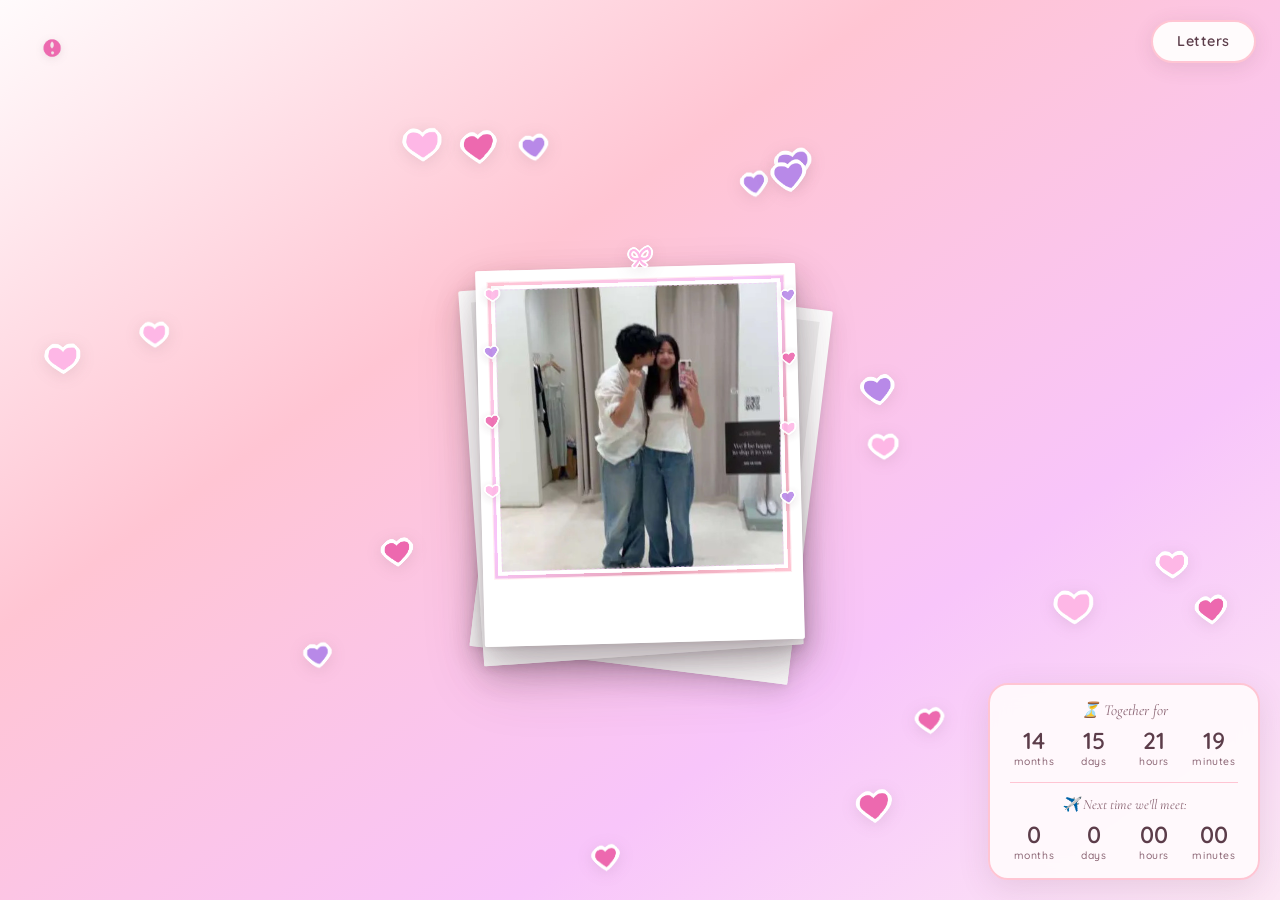
<file: index.html>
<!DOCTYPE html>
<html lang="en">
<head>
  <meta charset="UTF-8">
  <meta name="viewport" content="width=device-width, initial-scale=1.0">
  <meta name="description" content="A little corner of the internet, just for us.">
  <title>For my baby &lt;3</title>
  <link rel="preconnect" href="https://fonts.googleapis.com">
  <link rel="preconnect" href="https://fonts.gstatic.com" crossorigin>
  <link href="https://fonts.googleapis.com/css2?family=Cormorant+Garamond:ital,wght@0,400;0,600;1,400&family=Quicksand:wght@400;500;600&display=swap" rel="stylesheet">
  <link rel="stylesheet" href="style.css">
</head>
<body class="page-home">
  <div id="heart-field" class="heart-field" aria-hidden="true"></div>

  <div class="hearts-hint" data-ui-zone>
    <button type="button" class="hearts-hint__trigger" aria-describedby="hearts-hint-message">
      <img src="decorations/infoicon.png" alt="Info" class="hearts-hint__icon" draggable="false">
    </button>
    <p id="hearts-hint-message" class="hearts-hint__message">
      Hover over the hearts to see why I love you ♡
    </p>
  </div>

  <header class="site-header" data-ui-zone>
    <a href="letters.html" class="btn-letters">Letters</a>
  </header>

  <main class="home-main">
    <section class="polaroid-section" aria-label="Our photos">
      <div class="polaroid-stack" data-ui-zone>
        <div class="polaroid-decorations" aria-hidden="true">
          <img
            src="decorations/bowtie.png"
            alt=""
            class="polaroid-bowtie"
            draggable="false"
          >
          <div class="polaroid-frame-hearts">
            <img src="decorations/pinkheart.png" alt="" class="frame-heart frame-heart--1" draggable="false">
            <img src="decorations/purpleheart.png" alt="" class="frame-heart frame-heart--2" draggable="false">
            <img src="decorations/darkpinkheart.png" alt="" class="frame-heart frame-heart--3" draggable="false">
            <img src="decorations/pinkheart.png" alt="" class="frame-heart frame-heart--4" draggable="false">
            <img src="decorations/purpleheart.png" alt="" class="frame-heart frame-heart--5" draggable="false">
            <img src="decorations/darkpinkheart.png" alt="" class="frame-heart frame-heart--6" draggable="false">
            <img src="decorations/pinkheart.png" alt="" class="frame-heart frame-heart--7" draggable="false">
            <img src="decorations/purpleheart.png" alt="" class="frame-heart frame-heart--8" draggable="false">
          </div>
        </div>
        <div class="polaroid polaroid--layer polaroid--back" aria-hidden="true">
          <span class="polaroid-photo-area polaroid-photo-area--empty"></span>
          <span class="polaroid-footer"></span>
        </div>
        <div class="polaroid polaroid--layer polaroid--mid" aria-hidden="true">
          <span class="polaroid-photo-area polaroid-photo-area--empty"></span>
          <span class="polaroid-footer"></span>
        </div>
        <button
          type="button"
          class="polaroid polaroid--layer polaroid--top"
          id="polaroid"
          aria-label="Show next photo"
        >
          <span class="polaroid-photo-area">
            <img
              id="polaroid-img"
              class="polaroid-img"
              src="images/pic1.jpg"
              alt="Memory 1 of 16"
              width="320"
              height="320"
              draggable="false"
            >
          </span>
          <span class="polaroid-footer" aria-hidden="true"></span>
        </button>
      </div>
    </section>
  </main>

  <aside class="timer-panel" data-ui-zone aria-live="polite">
    <section class="timer-block" aria-label="Time together">
      <p class="timer-label">⏳ Together for</p>
      <div class="timer-grid">
        <div class="timer-unit">
          <span id="timer-months" class="timer-value">0</span>
          <span class="timer-name">months</span>
        </div>
        <div class="timer-unit">
          <span id="timer-days" class="timer-value">0</span>
          <span class="timer-name">days</span>
        </div>
        <div class="timer-unit">
          <span id="timer-hours" class="timer-value">0</span>
          <span class="timer-name">hours</span>
        </div>
        <div class="timer-unit">
          <span id="timer-minutes" class="timer-value">0</span>
          <span class="timer-name">minutes</span>
        </div>
      </div>
    </section>

    <section class="timer-block timer-block--countdown" aria-label="Countdown to next meeting">
      <p class="timer-label timer-label--meet">✈️ Next time we'll meet:</p>
      <div class="timer-grid">
        <div class="timer-unit">
          <span id="countdown-months" class="timer-value">0</span>
          <span class="timer-name">months</span>
        </div>
        <div class="timer-unit">
          <span id="countdown-days" class="timer-value">0</span>
          <span class="timer-name">days</span>
        </div>
        <div class="timer-unit">
          <span id="countdown-hours" class="timer-value">0</span>
          <span class="timer-name">hours</span>
        </div>
        <div class="timer-unit">
          <span id="countdown-minutes" class="timer-value">0</span>
          <span class="timer-name">minutes</span>
        </div>
      </div>
    </section>
  </aside>

  <script src="script.js"></script>
</body>
</html>
</file>
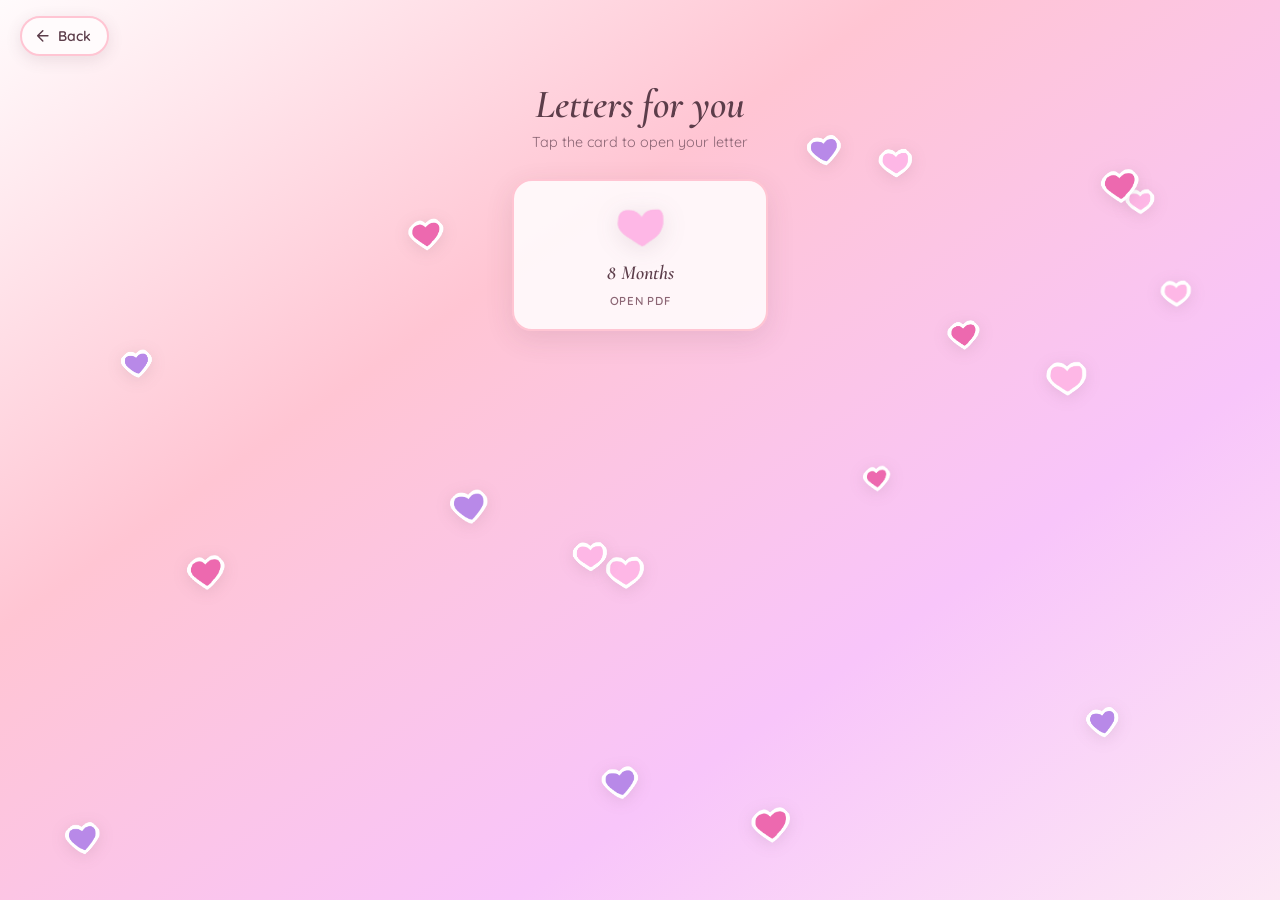
<file: letters.html>
<!DOCTYPE html>
<html lang="en">
<head>
  <meta charset="UTF-8">
  <meta name="viewport" content="width=device-width, initial-scale=1.0">
  <meta name="description" content="Letters written with love.">
  <title>For my baby &lt;3</title>
  <link rel="preconnect" href="https://fonts.googleapis.com">
  <link rel="preconnect" href="https://fonts.gstatic.com" crossorigin>
  <link href="https://fonts.googleapis.com/css2?family=Cormorant+Garamond:ital,wght@0,400;0,600;1,400&family=Quicksand:wght@400;500;600&display=swap" rel="stylesheet">
  <link rel="stylesheet" href="style.css">
</head>
<body class="page-letters">
  <div id="heart-field" class="heart-field" aria-hidden="true"></div>

  <header class="letters-header" data-ui-zone>
    <a href="index.html" class="btn-back" aria-label="Back to home">
      <svg class="btn-back-icon" viewBox="0 0 24 24" fill="none" stroke="currentColor" stroke-width="2" stroke-linecap="round" stroke-linejoin="round" aria-hidden="true">
        <path d="M19 12H5M12 19l-7-7 7-7"/>
      </svg>
      <span>Back</span>
    </a>
  </header>

  <main class="letters-main">
    <div class="letters-intro" data-ui-zone>
      <h1 class="letters-heading">Letters for you</h1>
      <p class="letters-subheading">Tap the card to open your letter</p>
    </div>

    <div class="letters-grid letters-grid--single" data-ui-zone>
      <a href="letters/8months.pdf" class="letter-pdf-card" target="_blank" rel="noopener noreferrer">
        <img
          class="letter-pdf-icon"
          src="decorations/pinkheart.png"
          alt=""
          draggable="false"
        >
        <h2 class="letter-pdf-title">8 Months</h2>
        <p class="letter-pdf-hint">Open PDF</p>
      </a>
    </div>
  </main>

  <script src="script.js"></script>
</body>
</html>
</file>
<file: style.css>
/* ─── Design tokens ─── */
:root {
  --color-main: #ffc5d3;
  --color-accent: #f8c5fa;
  --color-deep: #e8a4b8;
  --color-text: #5c3d4a;
  --color-text-soft: #8b6574;
  --color-white: #fffbfc;
  --color-shadow: rgba(92, 61, 74, 0.12);
  --font-display: "Cormorant Garamond", Georgia, serif;
  --font-body: "Quicksand", system-ui, sans-serif;
  --radius-lg: 1.25rem;
  --radius-pill: 999px;
  --transition: 0.25s ease;
  --polaroid-decor-white-stroke:
    drop-shadow(1px 1px 0 #fff)
    drop-shadow(-1px -1px 0 #fff)
    drop-shadow(1px -1px 0 #fff)
    drop-shadow(-1px 1px 0 #fff);
}

*,
*::before,
*::after {
  box-sizing: border-box;
  margin: 0;
  padding: 0;
}

html {
  scroll-behavior: smooth;
}

body {
  min-height: 100dvh;
  font-family: var(--font-body);
  color: var(--color-text);
  background: linear-gradient(
    145deg,
    var(--color-white) 0%,
    var(--color-main) 35%,
    var(--color-accent) 70%,
    #fce8f5 100%
  );
  background-attachment: fixed;
  overflow-x: hidden;
}

/* ─── Homepage layout ─── */
.page-home {
  display: flex;
  flex-direction: column;
  position: relative;
}

.heart-field {
  position: fixed;
  inset: 0;
  pointer-events: none;
  z-index: 5;
  overflow: hidden;
}

.floating-heart {
  position: absolute;
  top: 0;
  left: 0;
  display: flex;
  align-items: center;
  justify-content: center;
  width: auto;
  height: auto;
  padding: 0 !important;
  margin: 0 !important;
  pointer-events: auto;
  cursor: pointer;
  appearance: none !important;
  -webkit-appearance: none !important;
  -moz-appearance: none !important;
  background: transparent !important;
  background-color: transparent !important;
  border: none !important;
  border-radius: 0 !important;
  outline: none !important;
  box-shadow: none !important;
  -webkit-tap-highlight-color: transparent !important;
  font-size: 2.5rem;
  line-height: 1;
  opacity: 0.7;
  filter: none !important;
  transition:
    opacity var(--transition),
    transform var(--transition);
  user-select: none;
  will-change: left, top;
  z-index: 5;
}

.floating-heart::before {
  content: "";
  position: absolute;
  inset: -0.5em;
}

.floating-heart img {
  display: block;
  width: 1em;
  height: 1em;
  max-width: none;
  max-height: none;
  object-fit: contain;
  pointer-events: none;
  /* Hardcoded white borders with !important */
  filter: drop-shadow(1.5px 1.5px 0px #fff) 
          drop-shadow(-1.5px -1.5px 0px #fff) 
          drop-shadow(1.5px -1.5px 0px #fff) 
          drop-shadow(-1.5px 1.5px 0px #fff) 
          drop-shadow(0 3px 8px var(--color-shadow)) !important;
  transition: filter var(--transition);
}

.floating-heart:hover img,
.floating-heart:focus-visible img,
.floating-heart.is-hovered img {
  filter: drop-shadow(1.5px 1.5px 0px #fff) 
          drop-shadow(-1.5px -1.5px 0px #fff) 
          drop-shadow(1.5px -1.5px 0px #fff) 
          drop-shadow(-1.5px 1.5px 0px #fff) 
          drop-shadow(0 6px 16px rgba(232, 164, 184, 0.55)) !important;
}

.floating-heart .heart-tooltip {
  position: absolute;
  bottom: calc(100% + 0.35rem);
  left: 50%;
  transform: translateX(-50%) translateY(4px);
  padding: 0;
  font-family: var(--font-display);
  font-size: 0.95rem;
  font-style: italic;
  font-weight: 600;
  max-width: 16rem;
  white-space: nowrap;
  text-align: center;
  color: var(--color-text);
  background: transparent;
  border: none;
  border-radius: 0;
  box-shadow: none;
  opacity: 0;
  visibility: hidden;
  transition: opacity var(--transition), transform var(--transition), visibility var(--transition);
  pointer-events: none;
  text-shadow:
    0 0 12px var(--color-white),
    0 0 20px var(--color-white),
    0 1px 2px rgba(255, 255, 255, 0.9);
}

.floating-heart:hover .heart-tooltip,
.floating-heart:focus-visible .heart-tooltip,
.floating-heart.is-hovered .heart-tooltip {
  opacity: 1;
  visibility: visible;
  transform: translateX(-50%) translateY(0);
}

/* ─── Hearts hint (top left) ─── */
.hearts-hint {
  position: fixed;
  top: 1.25rem;
  left: 1.5rem;
  z-index: 50;
  display: flex;
  align-items: center;
  gap: 0.65rem;
  pointer-events: auto;
}

.hearts-hint__trigger {
  flex-shrink: 0;
  display: flex;
  align-items: center;
  justify-content: center;
  width: 3.5rem;  /* Increased from 2.75rem */
  height: 3.5rem; /* Increased from 2.75rem */
  padding: 0;
  border: none;
  background: transparent;
  cursor: help;
  box-shadow: none;
  transition: transform var(--transition);
  -webkit-tap-highlight-color: transparent;
}

.hearts-hint__trigger:hover,
.hearts-hint__trigger:focus-visible {
  transform: scale(1.1);
  outline: none;
}

.hearts-hint__icon {
  width: 100%;
  height: 100%;
  object-fit: contain;
  display: block;
  filter: drop-shadow(0 2px 4px var(--color-shadow));
}

.hearts-hint__message {
  opacity: 0; /* Removed the !important that broke it */
  visibility: hidden;
  transform: translateX(-10px);
  pointer-events: none;
  margin: 0;
  padding: 0.5rem 0.85rem;
  font-family: var(--font-display);
  font-size: 0.92rem;
  font-style: italic;
  font-weight: 600;
  line-height: 1.35;
  color: var(--color-text);
  white-space: nowrap;
  background: rgba(255, 251, 252, 0.95);
  backdrop-filter: blur(8px);
  border-radius: var(--radius-pill);
  box-shadow: 0 4px 18px var(--color-shadow);
  transition: opacity 0.3s ease, transform 0.3s ease, visibility 0.3s ease;
}

/* This guarantees the message appears when hovering the icon */
.hearts-hint:hover .hearts-hint__message,
.hearts-hint__trigger:hover ~ .hearts-hint__message {
  opacity: 1 !important;
  visibility: visible !important;
  transform: translateX(0);
}

.site-header {
  position: relative;
  z-index: 10;
  display: flex;
  justify-content: flex-end;
  padding: 1.25rem 1.5rem;
}

.btn-letters {
  display: inline-flex;
  align-items: center;
  justify-content: center;
  padding: 0.65rem 1.5rem;
  font-family: var(--font-body);
  font-size: 0.9rem;
  font-weight: 600;
  letter-spacing: 0.04em;
  text-decoration: none;
  color: var(--color-text);
  background: var(--color-white);
  border: 2px solid var(--color-main);
  border-radius: var(--radius-pill);
  box-shadow: 0 4px 20px var(--color-shadow);
  transition: background var(--transition), transform var(--transition), box-shadow var(--transition);
}

.btn-letters:hover,
.btn-letters:focus-visible {
  background: var(--color-main);
  transform: translateY(-2px);
  box-shadow: 0 8px 24px var(--color-shadow);
  outline: none;
}

.home-main {
  position: relative;
  z-index: 1;
  flex: 1;
  display: flex;
  align-items: center;
  justify-content: center;
  padding: 1rem 1.5rem 6rem;
  pointer-events: none;
}

.home-main > * {
  pointer-events: auto;
}

/* ─── 3D Polaroid stack ─── */
.polaroid-section {
  width: 100%;
  max-width: 24rem;
  display: flex;
  justify-content: center;
  animation: fade-in 1s ease 0.2s both;
}

.polaroid-stack {
  position: relative;
  width: min(100%, 20rem);
  min-height: 26rem;
  padding-top: 1.5rem;
}

.polaroid-decorations {
  position: absolute;
  inset: 0;
  pointer-events: none;
  z-index: 30;
}

.polaroid-decorations img.polaroid-bowtie {
  position: absolute;
  top: 0;
  left: 50%;
  width: 2.5rem;
  height: auto;
  max-height: 1.75rem;
  transform: translateX(-50%);
  z-index: 31;
  object-fit: contain;
  filter: var(--polaroid-decor-white-stroke) drop-shadow(0 3px 8px var(--color-shadow));
  pointer-events: none;
}

.polaroid-frame-hearts {
  position: absolute;
  top: 2rem;
  left: 0.5rem;
  right: 0.5rem;
  bottom: 4.25rem;
  pointer-events: none;
  z-index: 28;
}

.polaroid-frame-hearts .frame-heart {
  position: absolute;
  width: 1.25rem;
  height: auto;
  max-width: 1.25rem;
  max-height: 1.25rem;
  object-fit: contain;
  opacity: 0.9;
  filter: var(--polaroid-decor-white-stroke) drop-shadow(0 2px 4px rgba(92, 61, 74, 0.15));
  animation: decor-float 4s ease-in-out infinite;
}

.frame-heart--1 {
  top: 4%;
  left: -0.35rem;
  animation-delay: 0s;
}

.frame-heart--2 {
  top: 22%;
  left: -0.45rem;
  animation-delay: 0.4s;
}

.frame-heart--3 {
  top: 44%;
  left: -0.4rem;
  animation-delay: 0.8s;
}

.frame-heart--4 {
  top: 66%;
  left: -0.35rem;
  animation-delay: 1.2s;
}

.frame-heart--5 {
  top: 4%;
  right: -0.35rem;
  left: auto;
  animation-delay: 0.2s;
}

.frame-heart--6 {
  top: 24%;
  right: -0.45rem;
  left: auto;
  animation-delay: 0.6s;
}

.frame-heart--7 {
  top: 46%;
  right: -0.4rem;
  left: auto;
  animation-delay: 1s;
}

.frame-heart--8 {
  top: 68%;
  right: -0.35rem;
  left: auto;
  animation-delay: 1.4s;
}

@keyframes decor-float {
  0%,
  100% {
    transform: translateY(0) rotate(0deg);
  }
  50% {
    transform: translateY(-4px) rotate(6deg);
  }
}

.polaroid--top .polaroid-photo-area {
  position: relative;
  padding: 4px;
  border: 3px solid transparent;
  background:
    linear-gradient(#fff, #fff) padding-box,
    linear-gradient(
      135deg,
      var(--color-main) 0%,
      var(--color-accent) 45%,
      var(--color-deep) 75%,
      var(--color-main) 100%
    )
    border-box;
  box-shadow:
    inset 0 0 0 1px rgba(255, 255, 255, 0.75),
    0 0 0 1px rgba(255, 197, 211, 0.35);
}

.polaroid--top .polaroid-photo-area::before {
  content: "";
  position: absolute;
  inset: 4px;
  border: 1px dashed rgba(248, 197, 250, 0.55);
  pointer-events: none;
  z-index: 2;
}

.polaroid {
  --polaroid-border-side: 0.75rem;
  --polaroid-border-bottom: 3.5rem;
  display: flex;
  flex-direction: column;
  width: 100%;
  margin: 0;
  padding: var(--polaroid-border-side) var(--polaroid-border-side) 0;
  text-align: left;
  background: #ffffff;
  border: none;
  border-radius: 2px;
  box-shadow:
    0 1px 2px rgba(60, 40, 50, 0.06),
    0 6px 16px rgba(60, 40, 50, 0.12),
    0 14px 28px rgba(60, 40, 50, 0.14);
  -webkit-tap-highlight-color: transparent;
}

.polaroid--layer {
  position: absolute;
  left: 0;
  right: 0;
}

.polaroid--back {
  z-index: 0;
  transform: rotate(7deg) translate(14px, 22px);
  box-shadow:
    0 2px 6px rgba(60, 40, 50, 0.08),
    0 10px 24px rgba(60, 40, 50, 0.12);
}

.polaroid--mid {
  z-index: 1;
  transform: rotate(-4deg) translate(-10px, 12px);
  box-shadow:
    0 2px 8px rgba(60, 40, 50, 0.1),
    0 12px 28px rgba(60, 40, 50, 0.14);
}

.polaroid--top {
  position: relative;
  z-index: 2;
  cursor: pointer;
  transform: rotate(-1.5deg);
  box-shadow:
    0 2px 4px rgba(60, 40, 50, 0.08),
    0 10px 22px rgba(60, 40, 50, 0.14),
    0 22px 44px rgba(60, 40, 50, 0.18),
    0 32px 64px rgba(92, 61, 74, 0.16),
    inset 0 0 0 1px rgba(255, 255, 255, 0.9);
  transition:
    transform 0.3s ease,
    box-shadow 0.3s ease;
}

.polaroid--top:hover {
  transform: rotate(-1.5deg) scale(1.06);
  box-shadow:
    0 4px 8px rgba(60, 40, 50, 0.1),
    0 16px 32px rgba(60, 40, 50, 0.18),
    0 28px 56px rgba(60, 40, 50, 0.22),
    0 40px 72px rgba(92, 61, 74, 0.22);
}

.polaroid--top:active {
  transform: rotate(-1.5deg) scale(1.02);
}

.polaroid--top:focus-visible {
  outline: 2px solid var(--color-deep);
  outline-offset: 6px;
}

.polaroid--changing .polaroid-img {
  opacity: 0;
  transform: scale(0.97);
}

.polaroid-photo-area--empty {
  aspect-ratio: 1 / 1;
  background: linear-gradient(145deg, #fafafa 0%, #f0f0f0 100%);
}

.polaroid-photo-area {
  display: block;
  overflow: hidden;
  background: #f0f0f0;
  line-height: 0;
}

.polaroid-img {
  display: block;
  width: 100%;
  height: auto;
  aspect-ratio: 1 / 1;
  object-fit: cover;
  pointer-events: none;
  user-select: none;
  transition: opacity 0.2s ease, transform 0.2s ease;
}

.polaroid-footer {
  display: block;
  flex-shrink: 0;
  height: var(--polaroid-border-bottom);
  margin: 0 calc(-1 * var(--polaroid-border-side));
  margin-top: var(--polaroid-border-side);
  background: #ffffff;
}

.timer-panel {
  position: fixed;
  bottom: 1.25rem;
  right: 1.25rem;
  z-index: 10;
  display: flex;
  flex-direction: column;
  gap: 0.85rem;
  max-width: min(22rem, calc(100vw - 2rem));
  padding: 1rem 1.25rem;
  background: rgba(255, 251, 252, 0.92);
  backdrop-filter: blur(10px);
  border: 2px solid var(--color-main);
  border-radius: var(--radius-lg);
  box-shadow: 0 8px 32px var(--color-shadow);
  animation: fade-in 1s ease 0.5s both;
}

.timer-block--countdown {
  padding-top: 0.85rem;
  border-top: 1px solid var(--color-main);
}

.timer-label {
  font-family: var(--font-display);
  font-size: 0.95rem;
  font-style: italic;
  color: var(--color-text-soft);
  text-align: center;
  margin-bottom: 0.5rem;
}

.timer-label--meet {
  font-size: 0.88rem;
}

.timer-grid {
  display: grid;
  grid-template-columns: repeat(4, minmax(3rem, 1fr));
  gap: 0.5rem 0.75rem;
}

.timer-unit {
  text-align: center;
}

.timer-value {
  display: block;
  font-family: var(--font-body);
  font-size: clamp(1.1rem, 3vw, 1.45rem);
  font-weight: 600;
  color: var(--color-text);
  line-height: 1.2;
  font-variant-numeric: tabular-nums;
}

.timer-name {
  display: block;
  font-size: 0.65rem;
  font-weight: 500;
  text-transform: lowercase;
  letter-spacing: 0.06em;
  color: var(--color-text-soft);
}

@keyframes fade-in {
  from {
    opacity: 0;
    transform: translateY(12px);
  }
  to {
    opacity: 1;
    transform: translateY(0);
  }
}

/* ─── Letters page ─── */
.page-letters {
  display: flex;
  flex-direction: column;
  min-height: 100dvh;
}

.letters-header {
  position: relative;
  z-index: 10;
  pointer-events: auto;
  padding: 1rem 1.25rem;
  background: transparent;
}

.btn-back {
  display: inline-flex;
  align-items: center;
  gap: 0.4rem;
  padding: 0.55rem 1rem 0.55rem 0.75rem;
  font-family: var(--font-body);
  font-size: 0.875rem;
  font-weight: 600;
  text-decoration: none;
  color: var(--color-text);
  background: var(--color-white);
  border: 2px solid var(--color-main);
  border-radius: var(--radius-pill);
  box-shadow: 0 4px 16px var(--color-shadow);
  transition: background var(--transition), transform var(--transition);
}

.btn-back:hover,
.btn-back:focus-visible {
  background: var(--color-main);
  transform: translateX(-3px);
  outline: none;
}

.btn-back-icon {
  width: 1.1rem;
  height: 1.1rem;
}

.letters-main {
  position: relative;
  z-index: 1;
  flex: 1;
  display: flex;
  flex-direction: column;
  align-items: center;
  gap: 1.75rem;
  padding: 0.5rem 1.25rem 3rem;
  pointer-events: none;
}

.letters-main > * {
  pointer-events: auto;
}

.letters-intro {
  text-align: center;
  max-width: 28rem;
  animation: fade-in 0.8s ease both;
}

.letters-heading {
  font-family: var(--font-display);
  font-size: clamp(1.85rem, 5vw, 2.5rem);
  font-weight: 600;
  font-style: italic;
  color: var(--color-text);
  margin-bottom: 0.35rem;
}

.letters-subheading {
  font-size: 0.9rem;
  color: var(--color-text-soft);
}

.letters-grid {
  display: grid;
  grid-template-columns: repeat(auto-fit, minmax(10.5rem, 1fr));
  gap: 1rem;
  width: 100%;
  max-width: 36rem;
  animation: fade-in 0.8s ease 0.15s both;
}

.letters-grid--single {
  grid-template-columns: 1fr;
  max-width: 16rem;
}

.letter-pdf-card {
  display: flex;
  flex-direction: column;
  align-items: center;
  justify-content: center;
  gap: 0.5rem;
  min-height: 9.5rem;
  padding: 1.25rem 1rem;
  text-decoration: none;
  color: var(--color-text);
  background: rgba(255, 251, 252, 0.92);
  border: 2px solid var(--color-main);
  border-radius: var(--radius-lg);
  box-shadow: 0 8px 28px var(--color-shadow);
  transition:
    background var(--transition),
    transform var(--transition),
    box-shadow var(--transition),
    border-color var(--transition);
}

.letter-pdf-card:hover,
.letter-pdf-card:focus-visible {
  background: linear-gradient(145deg, var(--color-main), var(--color-accent));
  border-color: var(--color-accent);
  transform: translateY(-4px);
  box-shadow: 0 14px 36px var(--color-shadow);
  outline: none;
}

.letter-pdf-icon {
  display: block;
  width: 4.5rem;
  height: auto;
  max-height: 4.5rem;
  object-fit: contain;
  line-height: 1;
  filter: drop-shadow(0 4px 12px var(--color-shadow));
}

.letter-pdf-title {
  font-family: var(--font-display);
  font-size: 1.25rem;
  font-weight: 600;
  font-style: italic;
  text-align: center;
}

.letter-pdf-hint {
  font-size: 0.72rem;
  font-weight: 600;
  letter-spacing: 0.06em;
  text-transform: uppercase;
  color: var(--color-text-soft);
}

/* ─── Responsive ─── */
@media (max-width: 640px) {
  .timer-panel {
    left: 1rem;
    right: 1rem;
    bottom: 1rem;
  }

  .timer-grid {
    grid-template-columns: repeat(4, 1fr);
    gap: 0.35rem;
  }

  .timer-value {
    font-size: 1.05rem;
  }

  .site-header {
    padding: 1rem;
  }

  .hearts-hint {
    top: 1rem;
    left: 1rem;
    max-width: calc(100vw - 1.5rem);
  }

  .hearts-hint__message {
    white-space: normal;
    max-width: 11rem;
  }

  .polaroid-stack {
    min-height: 22rem;
  }

  .polaroid--back {
    transform: rotate(6deg) translate(10px, 16px);
  }

  .polaroid--mid {
    transform: rotate(-3deg) translate(-8px, 10px);
  }
}

@media (max-width: 380px) {
  .timer-name {
    font-size: 0.58rem;
  }
}

@media (prefers-reduced-motion: reduce) {
  .floating-heart {
    opacity: 0.45;
  }

  .polaroid--top {
    transition: none;
  }

  *,
  *::before,
  *::after {
    animation-duration: 0.01ms !important;
    transition-duration: 0.01ms !important;
  }
}

/* --- OVERRIDES FOR FLOATING HEARTS VISIBILITY --- */
.floating-heart {
  opacity: 1 !important; /* Removes the 0.7 transparency fading them out */
}

.floating-heart img {
  /* Thicker 2px white border to make them pop */
  filter: drop-shadow(2px 2px 0px #fff) 
          drop-shadow(-2px -2px 0px #fff) 
          drop-shadow(2px -2px 0px #fff) 
          drop-shadow(-2px 2px 0px #fff) 
          drop-shadow(0 3px 8px var(--color-shadow)) !important;
}

.floating-heart:hover img,
.floating-heart:focus-visible img,
.floating-heart.is-hovered img {
  filter: drop-shadow(2px 2px 0px #fff) 
          drop-shadow(-2px -2px 0px #fff) 
          drop-shadow(2px -2px 0px #fff) 
          drop-shadow(-2px 2px 0px #fff) 
          drop-shadow(0 6px 16px rgba(232, 164, 184, 0.55)) !important;
}
</file>
